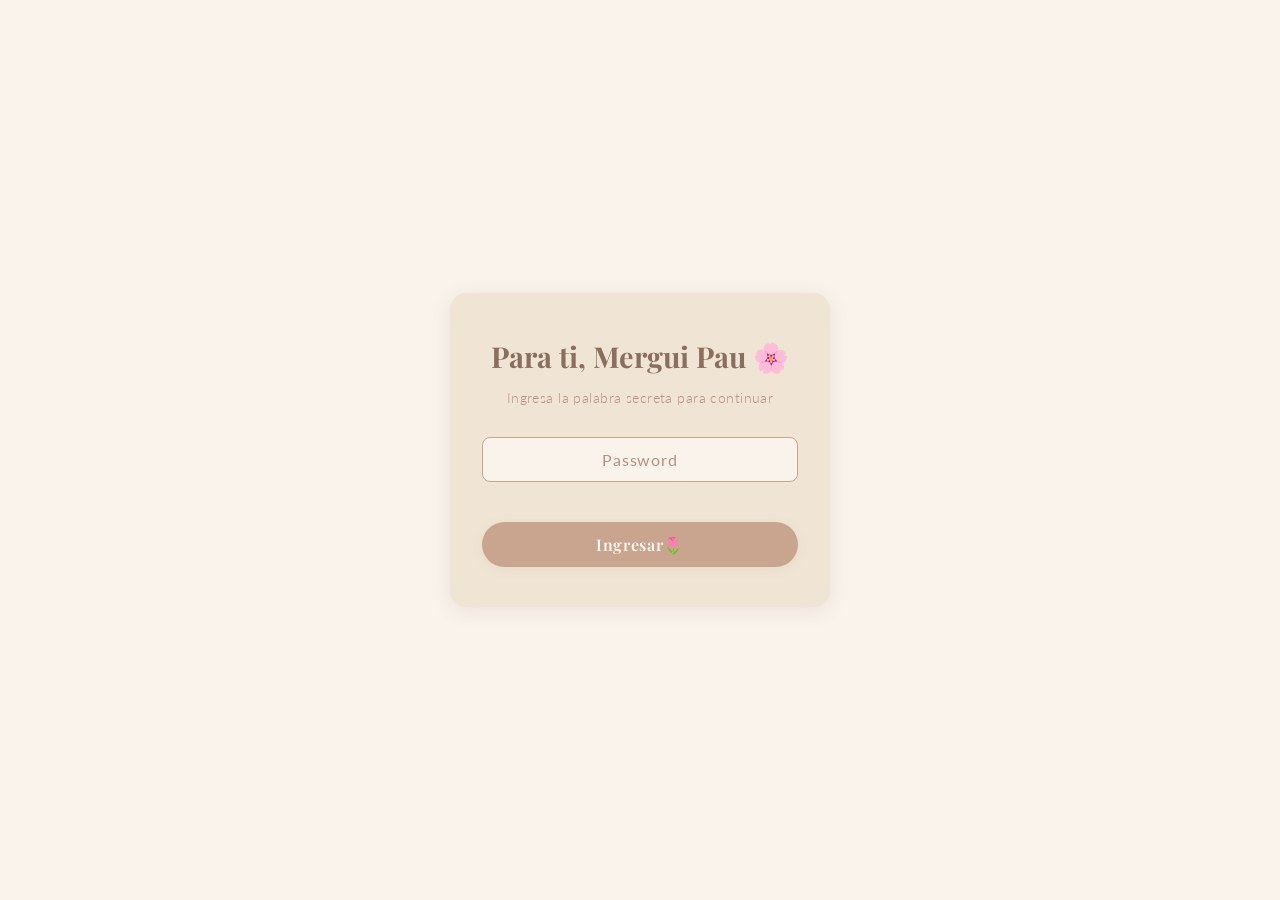
<file: index.html>
<!doctype html>
<html lang="es">
  <head>
    <meta charset="UTF-8" />
    <meta name="viewport" content="width=device-width, initial-scale=1.0" />
    <meta name="theme-color" content="#f9f3ec" />
    <meta
      name="description"
      content="Un pequeño jardín digital para Mergui: cuenta regresiva hasta el 26 de marzo y un rincón por cada año. Hecho con cariño 🌸"
    />
    <title>Feliz Cumpleaños Mergui 🌸</title>

    <!-- Open Graph / WhatsApp, Facebook, iMessage (vista previa del enlace) -->
    <meta property="og:type" content="website" />
    <meta property="og:site_name" content="Feliz cumpleaños, Mergui" />
    <meta property="og:locale" content="es_ES" />
    <meta property="og:title" content="Feliz cumpleaños, Mergui 🌸" />
    <meta
      property="og:description"
      content="Un jardín digital de parte de tu novio solo para ti 🌷"
    />
    <meta property="og:image" content="assets/social/og-preview.png" />
    <meta property="og:image:width" content="1376" />
    <meta property="og:image:height" content="768" />
    <meta
      property="og:image:alt"
      content="Feliz cumpleaños Mergui — un jardín digital"
    />

    <meta name="twitter:card" content="summary_large_image" />
    <meta name="twitter:title" content="Feliz cumpleaños, Mergui 🌸" />
    <meta
      name="twitter:description"
      content="Un jardín digital de parte de tu novio solo para ti: cuenta regresiva y recuerdos por cada año."
    />
    <meta name="twitter:image" content="assets/social/og-preview.png" />
    <link rel="icon" href="assets/favicons/favicon.ico" sizes="any" />
    <link rel="icon" type="image/svg+xml" href="assets/favicons/favicon.svg" />
    <link
      rel="icon"
      type="image/png"
      sizes="32x32"
      href="assets/favicons/favicon-32x32.png"
    />
    <link
      rel="icon"
      type="image/png"
      sizes="16x16"
      href="assets/favicons/favicon-16x16.png"
    />
    <link rel="apple-touch-icon" href="assets/favicons/apple-touch-icon.png" />
    <link rel="manifest" href="assets/favicons/site.webmanifest" />
    <link rel="preconnect" href="https://fonts.googleapis.com" />
    <link rel="preconnect" href="https://fonts.gstatic.com" crossorigin />
    <link
      href="https://fonts.googleapis.com/css2?family=Playfair+Display:ital,wght@0,400;0,600;0,700;1,400&family=Lato:wght@300;400;700&display=swap"
      rel="stylesheet"
    />
    <link rel="stylesheet" href="styles/home.css" />
  </head>
  <body>
    <main id="app" class="app" aria-hidden="true">
      <header class="site-header">
        <h1 class="site-title">Querida Mergui <span class="emoji">🌸</span></h1>
        <p class="site-subtitle">
          Un pequeño jardín digital hecho por tu novio solo para ti
        </p>
      </header>

      <section id="countdown-section" class="countdown-section">
        <!-- Filled by countdown.js -->
      </section>

      <section id="nav-section" class="nav-section">
        <h2 class="nav-title">
          Cada año tuyo es una flor que siembras en mi corazón<span
            class="emoji"
            >🌷</span
          >
        </h2>
        <div
          id="year-nav"
          class="year-nav"
          role="navigation"
          aria-label="Year pages"
        >
          <!-- Filled by nav.js -->
        </div>
      </section>

      <footer class="site-footer" role="contentinfo">
        <p class="site-footer__copy">
          <small
            >© Hecho por Cristhian Eduardo para Mergui Paula con mucho amor ♥️
            <time id="footer-year" datetime=""></time
          ></small>
        </p>
      </footer>
    </main>

    <canvas
      id="confetti-canvas"
      class="confetti-canvas"
      aria-hidden="true"
    ></canvas>

    <script src="scripts/login.js"></script>
    <script src="scripts/confetti.js"></script>
    <script src="scripts/countdown.js"></script>
    <script src="scripts/nav.js"></script>
  </body>
</html>
</file>
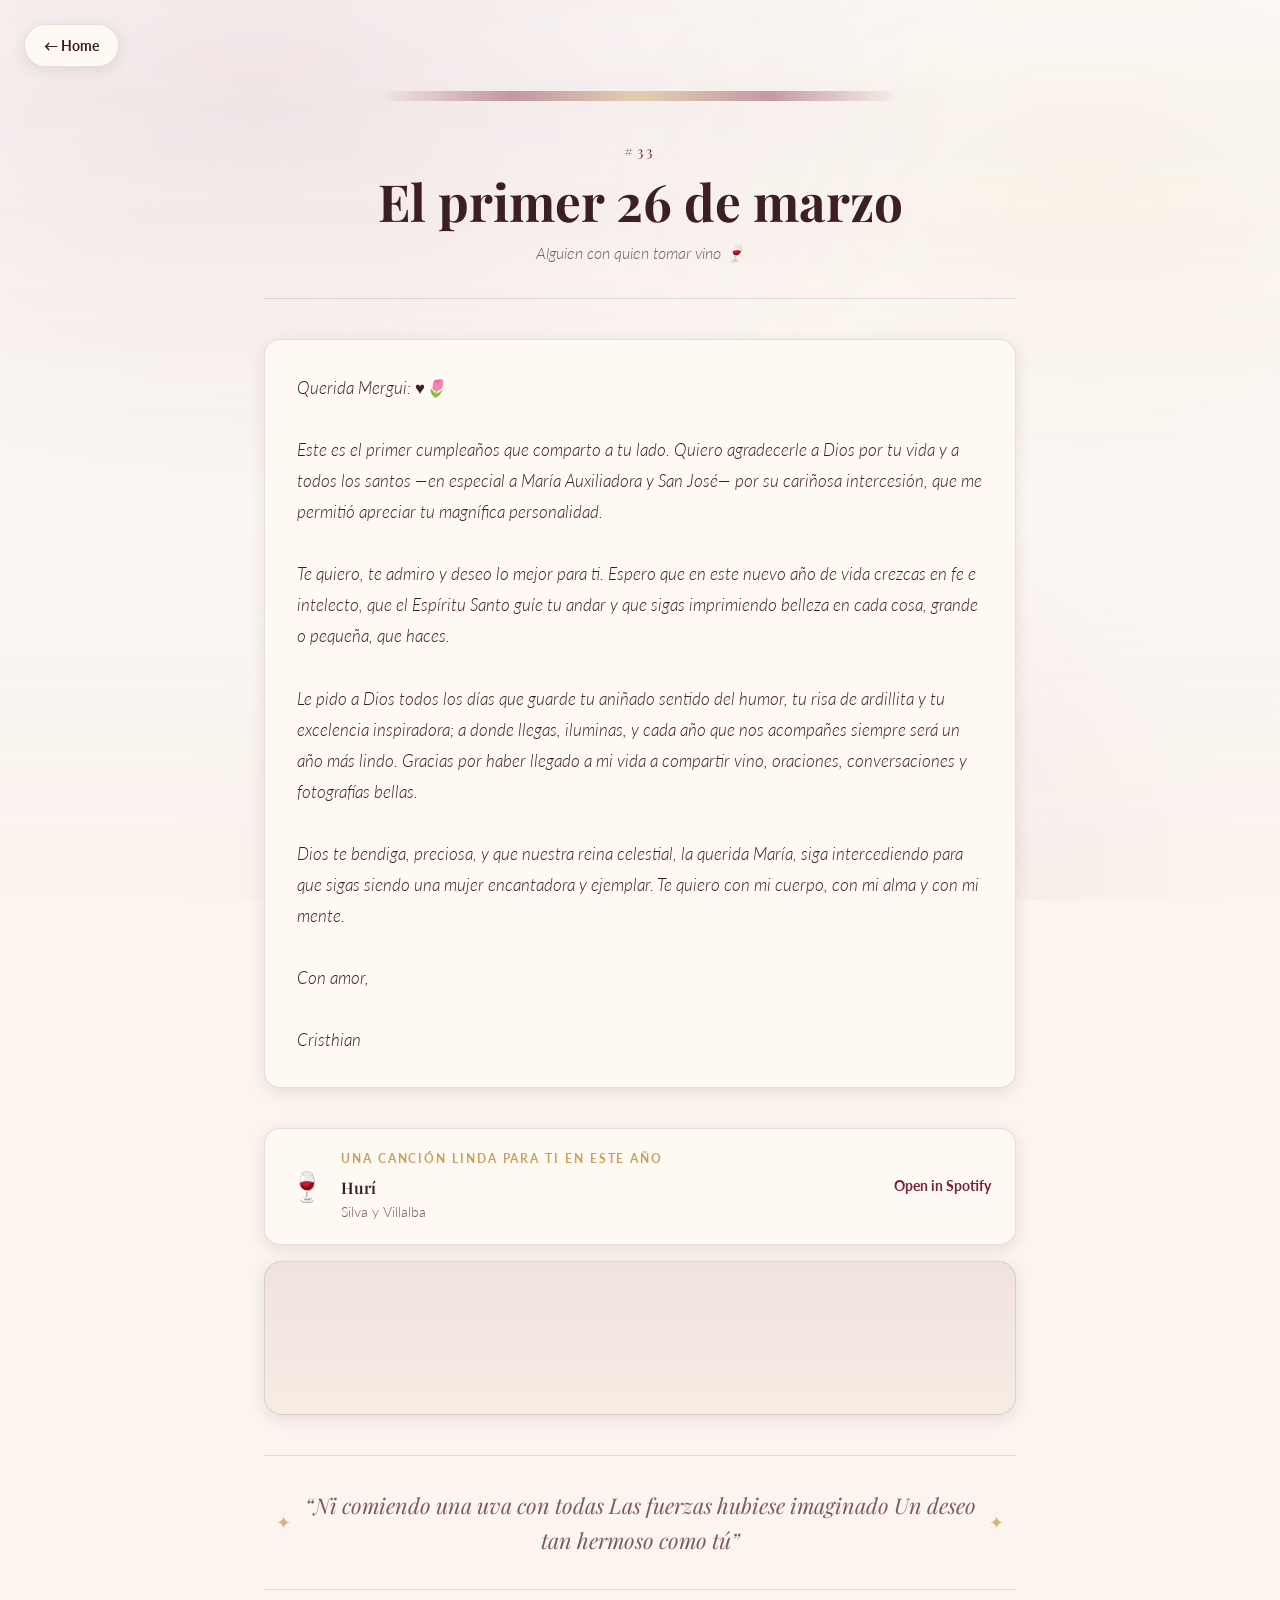
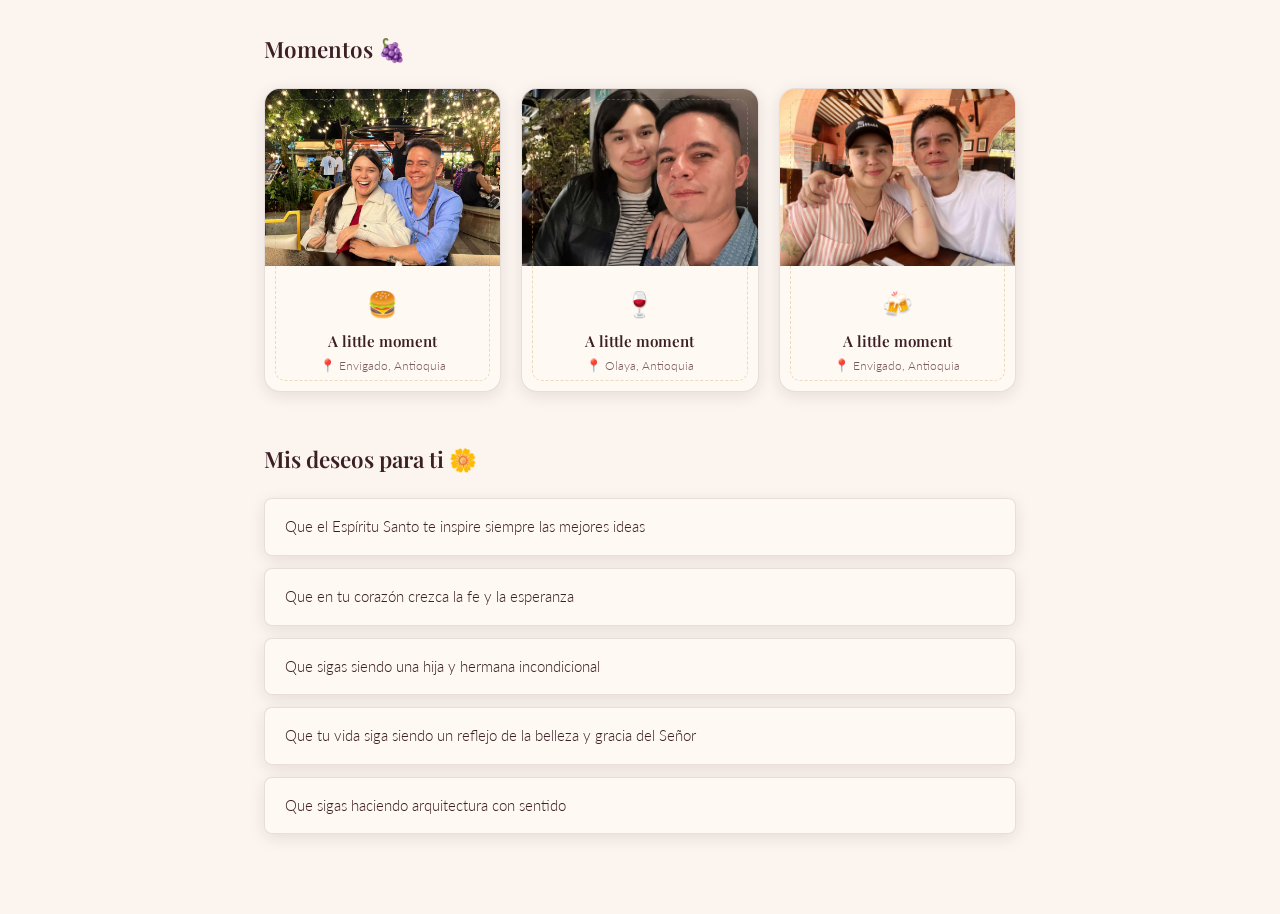
<file: years/33/index.html>
<!doctype html>
<html lang="es">
  <head>
    <meta charset="UTF-8" />
    <meta name="viewport" content="width=device-width, initial-scale=1.0" />
    <meta name="theme-color" content="#7a1f3d" />
    <meta
      name="description"
      content="Año 33: un brindis, una canción y palabras solo para Mergui. Feliz cumpleaños 🍷"
    />
    <title>Mergui — Año 33 🍷</title>

    <meta property="og:type" content="website" />
    <meta property="og:site_name" content="Feliz cumpleaños, Mergui" />
    <meta property="og:locale" content="es_ES" />
    <meta property="og:title" content="Mergui — Año 33 🍷" />
    <meta
      property="og:description"
      content="Una mini web de cumpleaños: un brindis, una canción y palabras para este año tan especial."
    />
    <meta property="og:image" content="../../assets/social/og-preview.png" />
    <meta property="og:image:width" content="1376" />
    <meta property="og:image:height" content="768" />
    <meta property="og:image:alt" content="Feliz cumpleaños Mergui — año 33" />

    <meta name="twitter:card" content="summary_large_image" />
    <meta name="twitter:title" content="Mergui — Año 33 🍷" />
    <meta
      name="twitter:description"
      content="Una mini web de cumpleaños: un brindis, una canción y mensajes solo para ti."
    />
    <meta name="twitter:image" content="../../assets/social/og-preview.png" />
    <link rel="icon" href="../../assets/favicons/favicon.ico" sizes="any" />
    <link rel="icon" type="image/svg+xml" href="../../assets/favicons/favicon.svg" />
    <link
      rel="icon"
      type="image/png"
      sizes="32x32"
      href="../../assets/favicons/favicon-32x32.png"
    />
    <link
      rel="icon"
      type="image/png"
      sizes="16x16"
      href="../../assets/favicons/favicon-16x16.png"
    />
    <link
      rel="apple-touch-icon"
      href="../../assets/favicons/apple-touch-icon.png"
    />
    <link rel="manifest" href="../../assets/favicons/site.webmanifest" />
    <link rel="preconnect" href="https://fonts.googleapis.com" />
    <link rel="preconnect" href="https://fonts.gstatic.com" crossorigin />
    <link
      href="https://fonts.googleapis.com/css2?family=Playfair+Display:ital,wght@0,400;0,600;0,700;1,400&family=Lato:wght@300;400;700&display=swap"
      rel="stylesheet"
    />
    <script>
      (function () {
        var p = window.location.pathname;
        var last = p.split("/").filter(Boolean).pop() || "";
        var looksLikeFile = last.indexOf(".") !== -1;
        if (!looksLikeFile && !p.endsWith("/")) {
          window.location.replace(
            p + "/" + window.location.search + window.location.hash,
          );
        }
      })();
    </script>
    <link rel="stylesheet" href="styles.css" />
  </head>
  <body>
    <a href="../../index.html" class="back-btn" aria-label="Back to home"
      >← Home</a
    >

    <div id="page" class="page">
      <div class="loading" id="loading" aria-label="Loading">
        <span class="loading-flower">🌸</span>
      </div>
    </div>

    <script src="script.js"></script>
  </body>
</html>
</file>
<file: styles/home.css>
/* ============================================================
   CSS Custom Properties
   ============================================================ */
:root {
  --color-bg: #f9f3ec;
  --color-card: #f0e4d4;
  --color-accent: #c9a48e;
  --color-text: #8b6f5e;
  --color-text-light: #b89080;
  --color-hover: #e8c9bb;
  --color-white: #fff8f4;
  --color-border: #e0cdbf;

  --font-heading: "Playfair Display", Georgia, serif;
  --font-body: "Lato", "Helvetica Neue", sans-serif;

  --radius-sm: 8px;
  --radius-md: 16px;
  --radius-pill: 100px;

  --shadow-soft: 0 4px 20px rgba(139, 111, 94, 0.12);
  --shadow-card: 0 2px 12px rgba(139, 111, 94, 0.08);

  --transition-soft: 200ms ease;
  --transition-slow: 600ms ease;
}

/* ============================================================
   Reset & Base
   ============================================================ */
*,
*::before,
*::after {
  box-sizing: border-box;
  margin: 0;
  padding: 0;
}

html {
  scroll-behavior: smooth;
}

body {
  background-color: var(--color-bg);
  color: var(--color-text);
  font-family: var(--font-body);
  font-size: 16px;
  line-height: 1.6;
  min-height: 100vh;
  overflow-x: hidden;
}

/* ============================================================
   App Shell
   ============================================================ */
.app {
  opacity: 0;
  transform: translateY(12px);
  transition:
    opacity var(--transition-slow),
    transform var(--transition-slow);
  pointer-events: none;
  max-width: 860px;
  margin: 0 auto;
  padding: 2rem 1.25rem 4rem;
}

.app--visible {
  opacity: 1;
  transform: translateY(0);
  pointer-events: auto;
}

/* ============================================================
   Header
   ============================================================ */
.site-header {
  text-align: center;
  padding: 3rem 0 2rem;
  animation: fade-up 0.8s ease both;
}

.site-title {
  font-family: var(--font-heading);
  font-size: clamp(2.4rem, 6vw, 3.6rem);
  font-weight: 700;
  color: var(--color-text);
  letter-spacing: 0.02em;
  line-height: 1.1;
}

.site-subtitle {
  margin-top: 0.5rem;
  font-size: 1rem;
  font-weight: 300;
  color: var(--color-text-light);
  letter-spacing: 0.06em;
}

.emoji {
  display: inline-block;
}

/* ============================================================
   Countdown Section
   ============================================================ */
.countdown-section {
  background: var(--color-card);
  border-radius: var(--radius-md);
  padding: 2.5rem 2rem;
  margin: 2rem 0;
  text-align: center;
  box-shadow: var(--shadow-card);
  animation: fade-up 0.8s 0.15s ease both;
}

.countdown-label {
  font-size: 0.85rem;
  font-weight: 400;
  letter-spacing: 0.1em;
  color: var(--color-text-light);
  margin-bottom: 1.5rem;
}

.countdown-grid {
  display: flex;
  justify-content: center;
  align-items: flex-start;
  gap: 0.25rem;
  flex-wrap: wrap;
}

.countdown-unit {
  display: flex;
  flex-direction: column;
  align-items: center;
  min-width: 72px;
}

.countdown-num {
  font-family: var(--font-heading);
  font-size: clamp(2.4rem, 8vw, 4rem);
  font-weight: 600;
  color: var(--color-accent);
  line-height: 1;
  animation: pulse 2s ease-in-out infinite;
  display: block;
}

.countdown-text {
  font-size: 0.7rem;
  font-weight: 700;
  letter-spacing: 0.12em;
  color: var(--color-text-light);
  margin-top: 0.4rem;
}

.countdown-separator {
  font-family: var(--font-heading);
  font-size: clamp(2rem, 6vw, 3.2rem);
  font-weight: 300;
  color: var(--color-border);
  line-height: 1;
  padding-top: 0.1em;
  align-self: flex-start;
}

/* Birthday Banner */
.birthday-banner {
  animation: float 3s ease-in-out infinite;
}

.birthday-emoji {
  font-size: 1.8rem;
  letter-spacing: 0.2em;
  margin-bottom: 0.75rem;
}

.birthday-heading {
  font-family: var(--font-heading);
  font-size: clamp(1.8rem, 5vw, 2.8rem);
  font-weight: 700;
  color: var(--color-text);
  margin-bottom: 0.5rem;
}

.birthday-subheading {
  font-size: 1rem;
  font-weight: 300;
  color: var(--color-text-light);
}

.birthday-banner-active {
  background: linear-gradient(135deg, var(--color-card), var(--color-hover));
}

/* ============================================================
   Nav Section
   ============================================================ */
.nav-section {
  margin-top: 2.5rem;
  animation: fade-up 0.8s 0.3s ease both;
}

.nav-title {
  font-family: var(--font-heading);
  font-size: 1.3rem;
  font-weight: 600;
  color: var(--color-text);
  margin-bottom: 1rem;
  letter-spacing: 0.01em;
}

.year-nav {
  display: flex;
  align-items: stretch;
  gap: 0.75rem;
  overflow-x: auto;
  padding-bottom: 0.75rem;
  scroll-snap-type: x mandatory;
  -webkit-overflow-scrolling: touch;
}

/* Vertical padding reserves layout space so hover translate + shadow stay inside the scrollport */
.year-pill-wrap {
  flex: 0 0 auto;
  display: flex;
  align-items: center;
  justify-content: center;
  padding: 0.65rem 0;
  scroll-snap-align: start;
}

.year-nav::-webkit-scrollbar {
  height: 4px;
}

.year-nav::-webkit-scrollbar-track {
  background: var(--color-card);
  border-radius: 2px;
}

.year-nav::-webkit-scrollbar-thumb {
  background: var(--color-accent);
  border-radius: 2px;
}

.year-pill {
  display: inline-flex;
  align-items: center;
  justify-content: center;
  padding: 0.6rem 1.4rem;
  background: var(--color-card);
  color: var(--color-text);
  font-family: var(--font-heading);
  font-size: 1rem;
  font-weight: 600;
  text-decoration: none;
  border-radius: var(--radius-pill);
  border: 1.5px solid var(--color-border);
  white-space: nowrap;
  transition:
    background var(--transition-soft),
    color var(--transition-soft),
    border-color var(--transition-soft),
    transform var(--transition-soft),
    box-shadow var(--transition-soft);
  box-shadow: var(--shadow-card);
}

.year-pill:hover,
.year-pill:focus-visible {
  background: var(--color-accent);
  color: var(--color-white);
  border-color: var(--color-accent);
  transform: translateY(-3px);
  /* Softer, tighter shadow so it stays within wrap padding (avoids horizontal scroll bleed) */
  box-shadow:
    0 6px 18px rgba(139, 111, 94, 0.2),
    0 2px 6px rgba(139, 111, 94, 0.08);
  outline: none;
}

.nav-empty {
  font-size: 0.9rem;
  color: var(--color-text-light);
  font-style: italic;
}

/* ============================================================
   Site footer
   ============================================================ */
.site-footer {
  margin-top: 3rem;
  padding-top: 2rem;
  border-top: 1px solid var(--color-border);
  text-align: center;
  animation: fade-up 0.8s 0.45s ease both;
}

.site-footer__dedication {
  font-family: var(--font-body);
  font-size: 0.95rem;
  font-weight: 400;
  color: var(--color-text);
  letter-spacing: 0.02em;
  line-height: 1.5;
}

.site-footer__copy {
  margin-top: 0.65rem;
}

.site-footer__copy small {
  font-size: 0.8rem;
  font-weight: 300;
  color: var(--color-text-light);
  letter-spacing: 0.04em;
}

.site-footer__copy time {
  font-weight: 400;
}

/* ============================================================
   Login Overlay
   ============================================================ */
.login-overlay {
  position: fixed;
  inset: 0;
  background: var(--color-bg);
  display: flex;
  align-items: center;
  justify-content: center;
  z-index: 9999;
  padding: 1.5rem;
  transition: opacity 0.5s ease;
}

.login-overlay--exit {
  opacity: 0;
  pointer-events: none;
}

.login-card {
  background: var(--color-card);
  border-radius: var(--radius-md);
  padding: 2.5rem 2rem;
  max-width: 380px;
  width: 100%;
  text-align: center;
  box-shadow: var(--shadow-soft);
  animation: scale-in 0.4s ease both;
}

.login-title {
  font-family: var(--font-heading);
  font-size: 1.8rem;
  font-weight: 700;
  color: var(--color-text);
  margin-bottom: 0.4rem;
}

.login-subtitle {
  font-size: 0.9rem;
  font-weight: 300;
  color: var(--color-text-light);
  margin-bottom: 1.75rem;
  letter-spacing: 0.03em;
}

.login-form {
  display: flex;
  flex-direction: column;
  gap: 0.75rem;
}

.login-input {
  width: 100%;
  padding: 0.75rem 1rem;
  background: var(--color-bg);
  border: 1.5px solid var(--color-border);
  border-radius: var(--radius-sm);
  font-family: var(--font-body);
  font-size: 1rem;
  color: var(--color-text);
  outline: none;
  transition: border-color var(--transition-soft);
  text-align: center;
  letter-spacing: 0.1em;
}

.login-input:focus {
  border-color: var(--color-accent);
}

.login-input::placeholder {
  color: var(--color-text-light);
  letter-spacing: 0.05em;
}

.login-error {
  font-size: 0.82rem;
  color: #c97a7a;
  min-height: 1.2em;
  font-style: italic;
}

.login-btn {
  padding: 0.75rem 1.5rem;
  background: var(--color-accent);
  color: var(--color-white);
  border: none;
  border-radius: var(--radius-pill);
  font-family: var(--font-heading);
  font-size: 1rem;
  font-weight: 600;
  cursor: pointer;
  letter-spacing: 0.04em;
  transition:
    background var(--transition-soft),
    transform var(--transition-soft),
    box-shadow var(--transition-soft);
  box-shadow: var(--shadow-card);
}

.login-btn:hover {
  background: #b8937e;
  transform: translateY(-1px);
  box-shadow: var(--shadow-soft);
}

.login-btn:active {
  transform: translateY(0);
}

/* ============================================================
   Confetti Canvas
   ============================================================ */
.confetti-canvas {
  position: fixed;
  inset: 0;
  width: 100%;
  height: 100%;
  pointer-events: none;
  z-index: 100;
  display: none;
}

/* ============================================================
   Animations
   ============================================================ */
@keyframes fade-up {
  from {
    opacity: 0;
    transform: translateY(20px);
  }
  to {
    opacity: 1;
    transform: translateY(0);
  }
}

@keyframes pulse {
  0%,
  100% {
    transform: scale(1);
  }
  50% {
    transform: scale(1.04);
  }
}

@keyframes float {
  0%,
  100% {
    transform: translateY(0);
  }
  50% {
    transform: translateY(-8px);
  }
}

@keyframes scale-in {
  from {
    opacity: 0;
    transform: scale(0.92);
  }
  to {
    opacity: 1;
    transform: scale(1);
  }
}

/* ============================================================
   Responsive
   ============================================================ */
@media (max-width: 480px) {
  .app {
    padding: 1.5rem 1rem 3rem;
  }

  .site-header {
    padding: 2rem 0 1.5rem;
  }

  .countdown-section {
    padding: 2rem 1rem;
  }

  .countdown-unit {
    min-width: 60px;
  }

  .countdown-grid {
    gap: 0.1rem;
  }

  .login-card {
    padding: 2rem 1.25rem;
  }
}
</file>
<file: years/33/styles.css>
/* ============================================================
   Year 33 — Wine label theme 🍷
   ============================================================ */
:root {
  --color-bg: #fbf4ef;
  --color-card: #fff9f4;
  --color-accent: #7a1f3d;        /* wine */
  --color-accent-2: #c6a15a;      /* warm gold */
  --color-text: #3b1f24;          /* deep cocoa-wine */
  --color-text-light: #7a5a5e;
  --color-border: rgba(59, 31, 36, 0.12);
  --color-hover: rgba(122, 31, 61, 0.08);
  --color-white: #fffdfb;

  --font-heading: 'Playfair Display', Georgia, serif;
  --font-body: 'Lato', 'Helvetica Neue', sans-serif;

  --radius-sm: 8px;
  --radius-md: 16px;
  --radius-pill: 100px;

  --shadow-soft: 0 10px 30px rgba(59, 31, 36, 0.14);
  --shadow-card: 0 4px 16px rgba(59, 31, 36, 0.10);
}

/* ============================================================
   Reset & Base
   ============================================================ */
*, *::before, *::after {
  box-sizing: border-box;
  margin: 0;
  padding: 0;
}

body {
  background-color: var(--color-bg);
  color: var(--color-text);
  font-family: var(--font-body);
  font-size: 16px;
  line-height: 1.7;
  overflow-x: hidden;
}

body::before {
  content: "";
  position: fixed;
  inset: 0;
  pointer-events: none;
  background:
    radial-gradient(1200px 700px at 20% 10%, rgba(122, 31, 61, 0.10), transparent 60%),
    radial-gradient(900px 600px at 85% 20%, rgba(198, 161, 90, 0.10), transparent 55%),
    radial-gradient(900px 700px at 55% 95%, rgba(122, 31, 61, 0.07), transparent 60%),
    linear-gradient(180deg, rgba(255, 255, 255, 0.65), rgba(255, 255, 255, 0));
  opacity: 0.95;
  z-index: -1;
}

/* ============================================================
   Back Button
   ============================================================ */
.back-btn {
  display: inline-flex;
  align-items: center;
  gap: 0.4rem;
  padding: 0.55rem 1.2rem;
  margin: 1.5rem 1.5rem 0;
  background: var(--color-card);
  color: var(--color-text);
  font-family: var(--font-body);
  font-size: 0.875rem;
  font-weight: 700;
  text-decoration: none;
  border-radius: var(--radius-pill);
  border: 1.5px solid var(--color-border);
  transition: background 200ms ease, color 200ms ease, border-color 200ms ease,
              transform 200ms ease;
  box-shadow: var(--shadow-card);
}

.back-btn:hover {
  background: var(--color-accent);
  color: var(--color-white);
  border-color: var(--color-accent);
  transform: translateX(-2px);
}

/* ============================================================
   Page Container
   ============================================================ */
.page {
  max-width: 800px;
  margin: 0 auto;
  padding: 2rem 1.5rem 5rem;
}

/* ============================================================
   Loading Spinner
   ============================================================ */
.loading {
  text-align: center;
  padding: 5rem;
  font-size: 2.5rem;
  animation: spin 2s linear infinite;
  display: inline-block;
  width: 100%;
}

/* ============================================================
   Page Header
   ============================================================ */
.page-header {
  text-align: center;
  padding: 2.5rem 0 2rem;
  border-bottom: 1px solid var(--color-border);
  margin-bottom: 2.5rem;
  animation: fade-up 0.7s ease both;
  position: relative;
}

.page-header::before {
  content: "";
  position: absolute;
  left: 50%;
  top: -0.5rem;
  transform: translateX(-50%);
  width: min(520px, 92%);
  height: 10px;
  border-radius: 999px;
  background: linear-gradient(90deg, transparent, rgba(122, 31, 61, 0.55), rgba(198, 161, 90, 0.55), rgba(122, 31, 61, 0.55), transparent);
  filter: blur(0.2px);
  opacity: 0.75;
}

.page-age {
  font-family: var(--font-heading);
  font-size: 0.9rem;
  font-weight: 400;
  letter-spacing: 0.25em;
  text-transform: uppercase;
  color: var(--color-accent);
  margin-bottom: 0.5rem;
}

.page-title {
  font-family: var(--font-heading);
  font-size: clamp(2rem, 5vw, 3.2rem);
  font-weight: 700;
  color: var(--color-text);
  line-height: 1.15;
  margin-bottom: 0.5rem;
}

.page-subtitle {
  font-size: 1rem;
  font-weight: 300;
  color: var(--color-text-light);
  font-style: italic;
}

/* ============================================================
   Section Title
   ============================================================ */
.section-title {
  font-family: var(--font-heading);
  font-size: 1.4rem;
  font-weight: 600;
  color: var(--color-text);
  margin-bottom: 1.25rem;
}

/* ============================================================
   Message Card
   ============================================================ */
.section-message {
  margin-bottom: 2.5rem;
  animation: fade-up 0.7s 0.1s ease both;
}

.message-card {
  background: var(--color-card);
  border-radius: var(--radius-md);
  padding: 2rem;
  border-left: 3px solid var(--color-accent);
  box-shadow: var(--shadow-card);
  border: 1px solid var(--color-border);
}

.message-text {
  font-size: 1.05rem;
  font-weight: 300;
  line-height: 1.85;
  color: var(--color-text);
  font-style: italic;
}

/* ============================================================
   Song Callout
   ============================================================ */
.section-song {
  margin-bottom: 2.5rem;
  animation: fade-up 0.7s 0.15s ease both;
}

.song-card {
  display: flex;
  align-items: center;
  gap: 1rem;
  background: var(--color-card);
  border-radius: var(--radius-md);
  padding: 1.25rem 1.5rem;
  box-shadow: var(--shadow-card);
  border: 1px solid var(--color-border);
}

.song-icon {
  font-size: 1.8rem;
  flex-shrink: 0;
}

.song-info {
  flex: 1;
  min-width: 0;
}

.song-kicker {
  font-size: 0.75rem;
  letter-spacing: 0.16em;
  text-transform: uppercase;
  color: var(--color-accent-2);
  font-weight: 700;
  margin-bottom: 0.25rem;
}

.song-title {
  font-family: var(--font-heading);
  font-size: 1rem;
  font-weight: 600;
  color: var(--color-text);
  white-space: nowrap;
  overflow: hidden;
  text-overflow: ellipsis;
}

.song-artist {
  font-size: 0.85rem;
  color: var(--color-text-light);
  font-weight: 300;
}

.song-link {
  color: var(--color-accent);
  font-size: 0.85rem;
  font-weight: 700;
  text-decoration: none;
  white-space: nowrap;
  flex-shrink: 0;
  transition: color 200ms ease;
}

.song-link:hover {
  color: var(--color-text);
}

/* Spotify embed */
.spotify-embed {
  margin-top: 1rem;
  background: linear-gradient(180deg, rgba(122, 31, 61, 0.08), rgba(198, 161, 90, 0.08));
  border: 1px solid var(--color-border);
  border-radius: calc(var(--radius-md) + 2px);
  box-shadow: var(--shadow-card);
  overflow: hidden;
}

.spotify-iframe {
  width: 100%;
  height: 152px; /* Spotify standard */
  border: 0;
  display: block;
  background: transparent;
}

/* ============================================================
   Quote Block
   ============================================================ */
.quote-block {
  margin: 2.5rem 0;
  padding: 2rem 2.5rem;
  text-align: center;
  border-top: 1px solid var(--color-border);
  border-bottom: 1px solid var(--color-border);
  animation: fade-up 0.7s 0.2s ease both;
  position: relative;
}

.quote-block::before,
.quote-block::after {
  content: "✦";
  position: absolute;
  top: 50%;
  transform: translateY(-50%);
  color: rgba(198, 161, 90, 0.75);
  font-size: 1.1rem;
}

.quote-block::before { left: 0.75rem; }
.quote-block::after { right: 0.75rem; }

.quote-text {
  font-family: var(--font-heading);
  font-size: clamp(1.05rem, 3vw, 1.35rem);
  font-style: italic;
  font-weight: 400;
  color: var(--color-text-light);
  line-height: 1.6;
}

/* ============================================================
   Highlights Grid
   ============================================================ */
.section-highlights {
  margin-bottom: 3rem;
  animation: fade-up 0.7s 0.25s ease both;
}

.highlights-grid {
  display: grid;
  grid-template-columns: repeat(auto-fill, minmax(220px, 1fr));
  gap: 1.25rem;
}

.highlight-card {
  background: var(--color-card);
  border-radius: var(--radius-md);
  overflow: hidden;
  box-shadow: var(--shadow-card);
  border: 1px solid var(--color-border);
  transition: transform 200ms ease, box-shadow 200ms ease;
  position: relative;
}

.highlight-card:hover {
  transform: translateY(-4px);
  box-shadow: var(--shadow-soft);
}

.highlight-body {
  padding: 1.1rem 1rem 1.05rem;
  text-align: center;
}

.highlight-card::before {
  content: "";
  position: absolute;
  inset: 10px;
  border-radius: calc(var(--radius-md) - 6px);
  border: 1px dashed rgba(198, 161, 90, 0.35);
  pointer-events: none;
}

.highlight-image {
  width: 100%;
  /* Evita forzar una altura fija que puede aumentar reescalados */
  aspect-ratio: 4 / 3;
  height: auto;
  object-fit: cover;
  display: block;
  background: rgba(198, 161, 90, 0.08);
}

.highlight-caption {
  font-family: var(--font-heading);
  font-size: 0.95rem;
  font-weight: 600;
  color: var(--color-text);
  margin-bottom: 0.35rem;
  line-height: 1.35;
}

.highlight-emoji {
  font-size: 1.55rem;
  margin-bottom: 0.35rem;
}

.highlight-meta {
  font-size: 0.78rem;
  color: var(--color-text-light);
  font-weight: 300;
  margin-top: 0.15rem;
  line-height: 1.4;
}

/* ============================================================
   Memories List
   ============================================================ */
.section-memories {
  margin-bottom: 3rem;
  animation: fade-up 0.7s 0.3s ease both;
}

.memories-list {
  display: flex;
  flex-direction: column;
  gap: 1rem;
}

.memory-card {
  display: flex;
  gap: 1rem;
  align-items: flex-start;
  background: var(--color-card);
  border-radius: var(--radius-md);
  padding: 1.25rem 1.5rem;
  box-shadow: var(--shadow-card);
  border: 1px solid var(--color-border);
  transition: transform 200ms ease;
}

.memory-card:hover {
  transform: translateX(4px);
}

.memory-emoji {
  font-size: 1.6rem;
  flex-shrink: 0;
  margin-top: 0.1rem;
}

.memory-body {
  flex: 1;
  min-width: 0;
}

.memory-title {
  font-family: var(--font-heading);
  font-size: 1rem;
  font-weight: 600;
  color: var(--color-text);
  margin-bottom: 0.3rem;
}

.memory-desc {
  font-size: 0.9rem;
  font-weight: 300;
  color: var(--color-text-light);
  line-height: 1.65;
}

.memory-date {
  font-size: 0.75rem;
  color: var(--color-accent);
  font-weight: 400;
  margin-top: 0.4rem;
  letter-spacing: 0.03em;
}

/* ============================================================
   Wishes List
   ============================================================ */
.section-wishes {
  animation: fade-up 0.7s 0.35s ease both;
}

.wishes-list {
  list-style: none;
  display: flex;
  flex-direction: column;
  gap: 0.75rem;
}

.wish-item {
  padding: 1rem 1.25rem;
  background: var(--color-card);
  border-radius: var(--radius-sm);
  font-size: 0.95rem;
  font-weight: 300;
  color: var(--color-text);
  border-left: 3px solid var(--color-accent);
  box-shadow: var(--shadow-card);
  border: 1px solid var(--color-border);
  line-height: 1.55;
  transition: background 200ms ease, transform 200ms ease;
}

.wish-item:hover {
  background: var(--color-hover);
  transform: translateX(4px);
}

/* ============================================================
   Error State
   ============================================================ */
.error-msg {
  text-align: center;
  padding: 4rem 2rem;
  color: var(--color-text-light);
  font-size: 1rem;
  font-style: italic;
}

/* ============================================================
   Animations
   ============================================================ */
@keyframes fade-up {
  from { opacity: 0; transform: translateY(16px); }
  to   { opacity: 1; transform: translateY(0); }
}

@keyframes spin {
  from { transform: rotate(0deg); }
  to   { transform: rotate(360deg); }
}

/* ============================================================
   Responsive
   ============================================================ */
@media (max-width: 540px) {
  .page {
    padding: 1.5rem 1rem 4rem;
  }

  .highlights-grid {
    grid-template-columns: 1fr;
  }

  .back-btn {
    margin: 1rem 1rem 0;
  }

  .song-card {
    flex-wrap: wrap;
  }

  .quote-block {
    padding: 1.5rem 1rem;
  }
}
</file>
